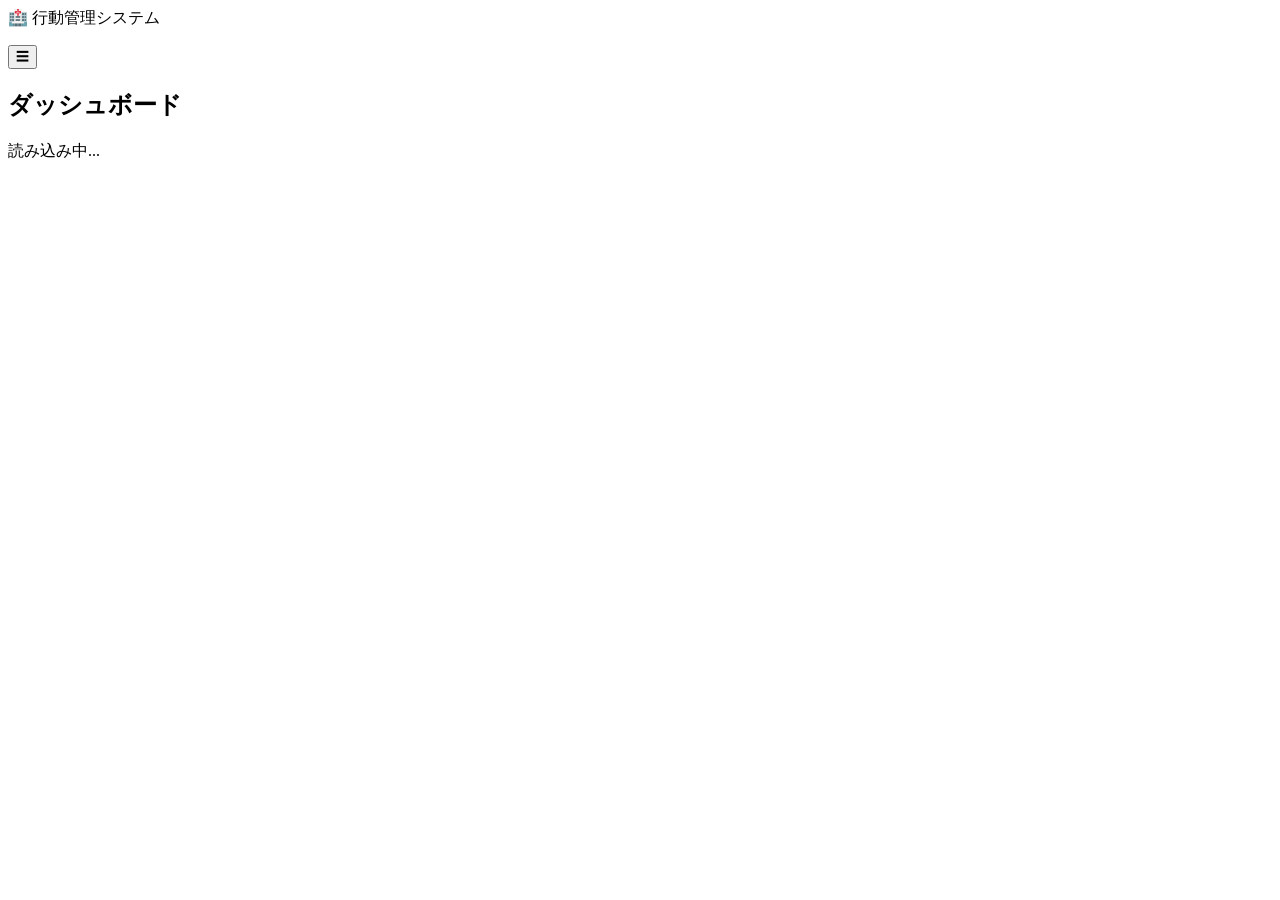
<file: gas/index.html>
<!DOCTYPE html>
<html lang="ja">
<head>
<meta charset="UTF-8">
<meta name="viewport" content="width=device-width, initial-scale=1">
<title>スタッフ行動管理システム</title>
<?!= include('styles') ?>
</head>
<body>
<div id="app">
  <!-- サイドバー -->
  <nav class="sidebar" id="sidebar">
    <div class="sidebar-header">
      <span class="logo">🏥</span>
      <span class="app-name">行動管理システム</span>
    </div>
    <ul class="nav-list" id="navList"></ul>
    <div class="sidebar-user" id="sidebarUser"></div>
  </nav>

  <!-- メインコンテンツ -->
  <main class="main-content">
    <div class="topbar">
      <button class="menu-btn" onclick="toggleSidebar()">☰</button>
      <h2 class="page-title" id="pageTitle">ダッシュボード</h2>
    </div>
    <div class="content-area" id="contentArea">
      <div class="loading">読み込み中...</div>
    </div>
  </main>
</div>

<script>
const CURRENT_USER = <?= user ?>;
const INITIAL_PAGE = '<?= page ?>';

// ナビゲーション定義
const NAV_ITEMS = [
  { id: 'dashboard', label: '📊 ダッシュボード', roles: ['admin','hr','area_manager','area_staff','staff'] },
  { id: 'incidents', label: '🚨 インシデント管理', roles: ['admin','hr','area_manager','area_staff'] },
  { id: 'workflow', label: '📄 書面ワークフロー', roles: ['admin','hr','area_manager'] },
  { id: 'interviews', label: '🎤 面談・議事録', roles: ['admin','hr','area_manager','area_staff'] },
  { id: 'staffing', label: '👥 人員充足管理', roles: ['admin','hr','area_manager','area_staff'] },
  { id: 'transfers', label: '🔄 エリア変更', roles: ['admin','hr','area_manager','area_staff'] },
  { id: 'my_tasks', label: '✅ 改善課題', roles: ['admin','hr','area_manager','area_staff','staff'] },
];

function init() {
  renderNav();
  renderUserInfo();
  navigate(INITIAL_PAGE || 'dashboard');
}

function renderNav() {
  const list = document.getElementById('navList');
  list.innerHTML = NAV_ITEMS
    .filter(item => item.roles.includes(CURRENT_USER.role))
    .map(item => `
      <li>
        <a class="nav-link" onclick="navigate('${item.id}')" data-page="${item.id}">
          ${item.label}
        </a>
      </li>
    `).join('');
}

function renderUserInfo() {
  const el = document.getElementById('sidebarUser');
  const roleNames = {
    admin: '経営層', area_manager: 'エリア長',
    area_staff: 'エリア担当', hr: 'HR担当', staff: 'スタッフ'
  };
  el.innerHTML = `
    <div class="user-info">
      <div class="user-name">${CURRENT_USER.name || CURRENT_USER.email}</div>
      <div class="user-role">${roleNames[CURRENT_USER.role] || CURRENT_USER.role}</div>
    </div>
  `;
}

function navigate(page) {
  document.querySelectorAll('.nav-link').forEach(el => {
    el.classList.toggle('active', el.dataset.page === page);
  });
  const titles = {
    dashboard: 'ダッシュボード',
    incidents: 'インシデント管理',
    workflow: '書面ワークフロー',
    interviews: '面談・議事録',
    staffing: '人員充足管理',
    transfers: 'エリア変更申請',
    my_tasks: '改善課題',
  };
  document.getElementById('pageTitle').textContent = titles[page] || page;
  renderPage(page);
}

function renderPage(page) {
  const el = document.getElementById('contentArea');
  el.innerHTML = '<div class="loading">読み込み中...</div>';

  const renderers = {
    dashboard: renderDashboard,
    incidents: renderIncidents,
    workflow: renderWorkflow,
    interviews: renderInterviews,
    staffing: renderStaffing,
    transfers: renderTransfers,
    my_tasks: renderMyTasks,
  };

  if (renderers[page]) renderers[page](el);
}

function toggleSidebar() {
  document.getElementById('sidebar').classList.toggle('open');
}

// API呼び出しユーティリティ
function api(action, params) {
  return new Promise((resolve, reject) => {
    google.script.run
      .withSuccessHandler(r => {
        if (r && r.success === false) reject(new Error(r.error));
        else resolve(r && r.data !== undefined ? r.data : r);
      })
      .withFailureHandler(e => reject(e))
      ._dispatch(action, params || {});
  });
}

// GAS側への直接呼び出し用ブリッジ
</script>

<?!= include('dashboard_view') ?>
<?!= include('incident_view') ?>
<?!= include('workflow_view') ?>
<?!= include('interview_view') ?>
<?!= include('staffing_view') ?>
<?!= include('common_scripts') ?>

<script>
window.onload = init;
</script>
</body>
</html>
</file>
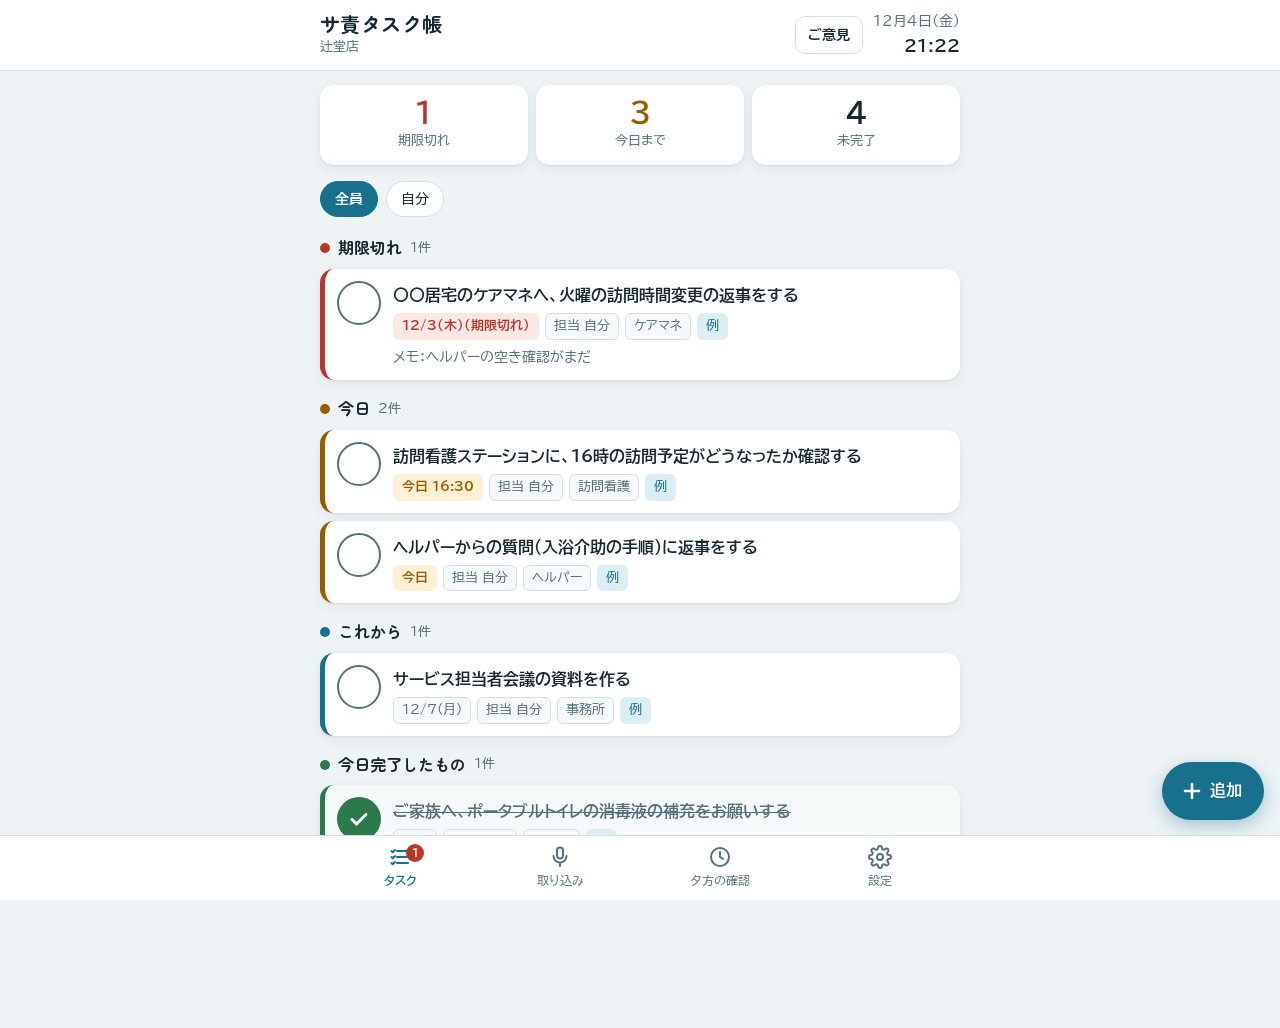
<file: task-app/index.html>
<!DOCTYPE html>
<html lang="ja">
<head>
<meta charset="utf-8">
<meta name="viewport" content="width=device-width,initial-scale=1,viewport-fit=cover">
<title>サ責タスク帳</title>
<meta name="claude:viewport-fit-sides" content="cover">
<link rel="preconnect" href="https://fonts.googleapis.com">
<link rel="preconnect" href="https://fonts.gstatic.com" crossorigin>
<link rel="stylesheet" href="https://fonts.googleapis.com/css2?family=BIZ+UDPGothic:wght@400;700&family=Zen+Maru+Gothic:wght@500;700&display=swap">
<style>
/* Layout: one column for the phone — sticky header, task list, fixed bottom tab bar, round add button */
:root{
  --bg:#eef3f5; --surface:#ffffff; --surface-2:#f6f9fa; --fg:#18282f; --muted:#56707b; --line:#d3dfe4;
  --accent:#17708c; --accent-ink:#ffffff; --accent-soft:#dcedf3;
  --danger:#b8352a; --danger-soft:#fbe8e5; --warn:#9a5b00; --warn-soft:#fdf0d5; --ok:#2a7a4b; --ok-soft:#e1f2e7;
  --shadow:0 1px 2px rgba(20,50,60,.08),0 4px 14px rgba(20,50,60,.06);
  --font-body:"BIZ UDPGothic","Hiragino Sans","Hiragino Kaku Gothic ProN","Yu Gothic UI","Meiryo",system-ui,sans-serif;
  --font-head:"Zen Maru Gothic","BIZ UDPGothic","Hiragino Maru Gothic ProN","Hiragino Sans",system-ui,sans-serif;
  --nav-h:64px;
}
@media (prefers-color-scheme: dark){:root:not([data-theme="light"]){
  --bg:#0f181c; --surface:#172329; --surface-2:#1c2a31; --fg:#e4eef1; --muted:#93aab3; --line:#2b3d45;
  --accent:#5cb8d6; --accent-ink:#06222b; --accent-soft:#18394a;
  --danger:#f08a7e; --danger-soft:#3a1f1c; --warn:#f0bd62; --warn-soft:#352914; --ok:#79cf9a; --ok-soft:#173226;
  --shadow:0 1px 2px rgba(0,0,0,.3); color-scheme:dark;
}}
:root[data-theme="dark"]{
  --bg:#0f181c; --surface:#172329; --surface-2:#1c2a31; --fg:#e4eef1; --muted:#93aab3; --line:#2b3d45;
  --accent:#5cb8d6; --accent-ink:#06222b; --accent-soft:#18394a;
  --danger:#f08a7e; --danger-soft:#3a1f1c; --warn:#f0bd62; --warn-soft:#352914; --ok:#79cf9a; --ok-soft:#173226;
  --shadow:0 1px 2px rgba(0,0,0,.3); color-scheme:dark;
}
*{box-sizing:border-box}
[hidden]{display:none!important}
html,body{margin:0}
body{background:var(--bg);color:var(--fg);font-family:var(--font-body);font-size:16px;line-height:1.6;-webkit-text-size-adjust:100%}
body::before{content:"";position:fixed;inset:0 0 auto;height:env(safe-area-inset-top,0px);z-index:30;background:var(--surface)}
button,input,select,textarea{font:inherit;color:inherit}
button{cursor:pointer}
:focus-visible{outline:3px solid var(--accent);outline-offset:2px}
.gutter{padding-left:max(16px,env(safe-area-inset-left,0px));padding-right:max(16px,env(safe-area-inset-right,0px))}
.wrap{max-width:640px;margin:0 auto}

/* header */
header.top{position:sticky;top:env(safe-area-inset-top,0px);z-index:20;background:var(--surface);border-bottom:1px solid var(--line)}
header.top .wrap{display:flex;align-items:center;justify-content:space-between;gap:12px;padding-block:10px}
.brand{display:flex;flex-direction:column;min-width:0}
.brand b{font-family:var(--font-head);font-size:20px;font-weight:700;letter-spacing:.02em;line-height:1.3}
.brand small{color:var(--muted);font-size:13px}
.top-right{display:flex;align-items:center;gap:10px}
.today-chip{font-size:14px;color:var(--muted);text-align:right;white-space:nowrap;font-variant-numeric:tabular-nums}
.today-chip strong{display:block;color:var(--fg);font-size:17px}

main{padding-block:14px calc(var(--nav-h) + 96px + env(safe-area-inset-bottom,0px))}
.view{display:flex;flex-direction:column;gap:16px}
h2{font-family:var(--font-head);font-size:19px;margin:0;text-wrap:balance}
h3{font-family:var(--font-head);font-size:16px;margin:0;display:flex;align-items:center;gap:8px}
.hint{color:var(--muted);font-size:14px;margin:0}

/* summary */
.stats{display:grid;grid-template-columns:repeat(3,1fr);gap:8px}
.stat{background:var(--surface);border:2px solid transparent;border-radius:14px;padding:10px 8px;text-align:center;box-shadow:var(--shadow)}
.stat .n{display:block;font-size:28px;font-weight:700;line-height:1.1;font-variant-numeric:tabular-nums}
.stat .l{font-size:13px;color:var(--muted)}
.stat.over .n{color:var(--danger)}
.stat.today .n{color:var(--warn)}
.stat[aria-pressed="true"]{border-color:var(--accent)}

.chips{display:flex;gap:8px;overflow-x:auto;padding-bottom:2px;scrollbar-width:none}
.chips::-webkit-scrollbar{display:none}
.chip{flex:none;border:1px solid var(--line);background:var(--surface);border-radius:999px;padding:6px 14px;font-size:14px;min-height:36px}
.chip[aria-pressed="true"]{background:var(--accent);border-color:var(--accent);color:var(--accent-ink);font-weight:700}

/* task list */
.group{display:flex;flex-direction:column;gap:8px}
.group h3 .count{font-family:var(--font-body);font-size:13px;color:var(--muted);font-weight:400}
.dot{width:10px;height:10px;border-radius:50%;background:var(--muted);flex:none}
.g-over .dot{background:var(--danger)} .g-today .dot{background:var(--warn)} .g-next .dot{background:var(--accent)} .g-done .dot{background:var(--ok)}
ul.tasks{list-style:none;margin:0;padding:0;display:flex;flex-direction:column;gap:8px}
.task{display:flex;align-items:flex-start;gap:12px;background:var(--surface);border-radius:14px;padding:12px;box-shadow:var(--shadow);border-left:5px solid var(--line)}
.task.over{border-left-color:var(--danger)} .task.today{border-left-color:var(--warn)} .task.next{border-left-color:var(--accent)}
.task.done{border-left-color:var(--ok);background:var(--surface-2)}
.task.done .t-title{color:var(--muted);text-decoration:line-through}
.check{flex:none;width:44px;height:44px;border-radius:50%;border:2.5px solid var(--muted);background:var(--surface);display:grid;place-items:center;padding:0}
.check svg{width:24px;height:24px;stroke:transparent}
.check:hover svg{stroke:var(--line)}
.task.done .check{background:var(--ok);border-color:var(--ok)}
.task.done .check svg{stroke:var(--surface)}
.t-body{flex:1;min-width:0;background:none;border:0;padding:2px 0 0;text-align:left}
.t-title{font-weight:700;font-size:16px;line-height:1.5;overflow-wrap:anywhere}
.meta{display:flex;flex-wrap:wrap;gap:6px;margin-top:6px}
.pill{font-size:13px;border-radius:6px;padding:2px 8px;background:var(--surface-2);color:var(--muted);border:1px solid var(--line);font-variant-numeric:tabular-nums}
.pill.due-over{background:var(--danger-soft);color:var(--danger);border-color:transparent;font-weight:700}
.pill.due-today{background:var(--warn-soft);color:var(--warn);border-color:transparent;font-weight:700}
.pill.ex{background:var(--accent-soft);color:var(--accent);border-color:transparent}
.t-note{font-size:14px;color:var(--muted);margin-top:6px;overflow-wrap:anywhere}

.empty{background:var(--surface);border:1px dashed var(--line);border-radius:14px;padding:22px 16px;text-align:center;color:var(--muted)}

/* cards & forms */
.card{background:var(--surface);border-radius:16px;padding:16px;box-shadow:var(--shadow);display:flex;flex-direction:column;gap:12px}
label.f{display:flex;flex-direction:column;gap:4px;font-size:14px;color:var(--muted);font-weight:700}
input[type=text],input[type=date],input[type=time],select,textarea{width:100%;border:1.5px solid var(--line);background:var(--surface);border-radius:10px;padding:10px 12px;font-size:16px;color:var(--fg);min-height:46px}
textarea{resize:vertical;line-height:1.6}
.row{display:grid;grid-template-columns:1fr 1fr;gap:10px}
.row > *{min-width:0}
.btn{display:inline-flex;align-items:center;justify-content:center;gap:6px;min-height:48px;padding:10px 18px;border-radius:12px;border:1.5px solid var(--line);background:var(--surface);font-weight:700;font-size:16px}
.btn.primary{background:var(--accent);border-color:var(--accent);color:var(--accent-ink)}
.btn.danger{color:var(--danger);border-color:var(--danger-soft)}
.btn.danger.arm{background:var(--danger);color:var(--surface);border-color:var(--danger)}
.btn.small{min-height:38px;padding:6px 12px;font-size:14px;border-radius:10px}
.btn:disabled{opacity:.5;cursor:default}
.btns{display:flex;flex-wrap:wrap;gap:8px}
.btns .grow{flex:1}
.seg{display:flex;background:var(--surface-2);border:1px solid var(--line);border-radius:12px;padding:3px;gap:3px}
.seg button{flex:1;border:0;background:none;border-radius:9px;padding:8px 4px;font-size:14px;min-height:40px}
.seg button[aria-pressed="true"]{background:var(--surface);box-shadow:var(--shadow);font-weight:700;color:var(--accent)}
.engine{font-size:13px;border-radius:8px;padding:6px 10px;background:var(--accent-soft);color:var(--accent)}

/* candidates */
.cand{border:1.5px solid var(--line);border-radius:14px;padding:12px;display:flex;flex-direction:column;gap:8px}
.cand.on{border-color:var(--accent)}
.cand-head{display:flex;gap:10px;align-items:flex-start}
.cand-head input[type=checkbox]{width:24px;height:24px;margin-top:10px;accent-color:var(--accent);flex:none}
.cand-head textarea{min-height:46px}
.quote{font-size:13px;color:var(--muted);border-left:3px solid var(--line);padding-left:8px;overflow-wrap:anywhere}

/* review */
.share{width:100%;min-height:220px;font-size:14px;background:var(--surface-2)}
.ask{display:flex;gap:10px;align-items:flex-start;border-top:1px solid var(--line);padding-top:10px}
.ask:first-of-type{border-top:0;padding-top:0}
.ask p{margin:0;flex:1;min-width:0;overflow-wrap:anywhere}

.members{list-style:none;margin:0;padding:0;display:flex;flex-wrap:wrap;gap:8px}
.members li{display:flex;align-items:center;gap:4px;background:var(--surface-2);border:1px solid var(--line);border-radius:999px;padding:4px 4px 4px 14px}
.members button{border:0;background:none;width:30px;height:30px;border-radius:50%;color:var(--muted);font-size:18px;line-height:1}

/* nav + fab */
nav.tabs{position:fixed;left:0;right:0;bottom:0;z-index:25;background:var(--surface);border-top:1px solid var(--line);padding-bottom:env(safe-area-inset-bottom,0px);padding-left:env(safe-area-inset-left,0px);padding-right:env(safe-area-inset-right,0px)}
nav.tabs .wrap{display:grid;grid-template-columns:repeat(4,1fr);height:var(--nav-h)}
nav.tabs button{border:0;background:none;display:flex;flex-direction:column;align-items:center;justify-content:center;gap:2px;font-size:12px;color:var(--muted);position:relative}
nav.tabs svg{width:24px;height:24px;stroke:currentColor;fill:none;stroke-width:2;stroke-linecap:round;stroke-linejoin:round}
nav.tabs button[aria-current="page"]{color:var(--accent);font-weight:700}
nav.tabs .badge{position:absolute;top:8px;left:calc(50% + 6px);background:var(--danger);color:var(--surface);border-radius:999px;font-size:11px;min-width:18px;height:18px;line-height:18px;padding:0 5px;font-weight:700}
.fab{position:fixed;z-index:24;right:max(16px,calc(env(safe-area-inset-right,0px) + 16px));bottom:calc(var(--nav-h) + 16px + env(safe-area-inset-bottom,0px));height:58px;padding:0 22px 0 18px;border-radius:999px;border:0;background:var(--accent);color:var(--accent-ink);font-weight:700;font-size:16px;display:flex;align-items:center;gap:6px;box-shadow:0 6px 18px rgba(23,112,140,.35)}
.fab svg{width:24px;height:24px;stroke:currentColor;stroke-width:2.5;fill:none;stroke-linecap:round}

/* sheet */
.scrim{position:fixed;inset:0;z-index:40;background:rgba(10,25,30,.45);display:flex;align-items:flex-end;justify-content:center}
.sheet{background:var(--bg);width:100%;max-width:640px;max-height:92vh;overflow:auto;border-radius:20px 20px 0 0;padding-top:10px;padding-bottom:calc(16px + env(safe-area-inset-bottom,0px))}
.sheet .grab{width:44px;height:5px;border-radius:3px;background:var(--line);margin:0 auto 10px}
.sheet .view{gap:12px}

.toast{position:fixed;z-index:50;left:50%;transform:translateX(-50%);bottom:calc(var(--nav-h) + 86px + env(safe-area-inset-bottom,0px));background:var(--fg);color:var(--bg);border-radius:12px;padding:10px 12px 10px 16px;display:flex;align-items:center;gap:12px;font-size:15px;max-width:calc(100% - 32px);box-shadow:var(--shadow)}
.toast button{background:none;border:0;color:var(--accent-soft);font-weight:700;text-decoration:underline;min-height:36px}
@media (prefers-reduced-motion:no-preference){
  .sheet{animation:up .2s ease-out}
  @keyframes up{from{transform:translateY(30px);opacity:.6}to{transform:none;opacity:1}}
}
</style>
</head>
<body>

<header class="top gutter"><div class="wrap">
  <div class="brand"><b>サ責タスク帳</b><small id="officeName">辻堂店</small></div>
  <div class="top-right">
    <button class="btn small" id="btnFeedbackTop">ご意見</button>
    <div class="today-chip"><span id="todayLabel"></span><strong id="nowLabel"></strong></div>
  </div>
</div></header>

<main class="gutter"><div class="wrap">
  <!-- タスク一覧 -->
  <section class="view" id="v-list" aria-label="タスク">
    <div class="stats">
      <button class="stat over" id="stOver" data-f="over" aria-pressed="false"><span class="n">0</span><span class="l">期限切れ</span></button>
      <button class="stat today" id="stToday" data-f="today" aria-pressed="false"><span class="n">0</span><span class="l">今日まで</span></button>
      <button class="stat" id="stOpen" data-f="open" aria-pressed="false"><span class="n">0</span><span class="l">未完了</span></button>
    </div>
    <div class="chips" id="whoChips" role="group" aria-label="担当で絞り込む"></div>
    <div id="listOut" class="view"></div>
  </section>

  <!-- 取り込み -->
  <section class="view" id="v-import" hidden aria-label="文字起こしから取り込み">
    <div>
      <h2>文字起こしからタスクを抜き出す</h2>
      <p class="hint">ピンマイクの文字起こしや、ダイヤルパッドのAI要約を貼り付けてください。「いつ・誰が・どこで・何をするか」を拾い出します。</p>
    </div>
    <div class="card">
      <div class="seg" id="srcSeg" role="group" aria-label="取り込み元">
        <button data-src="ピンマイク" aria-pressed="true">ピンマイク</button>
        <button data-src="ダイヤルパッド" aria-pressed="false">ダイヤルパッド</button>
        <button data-src="メモ" aria-pressed="false">手書き・メモ</button>
      </div>
      <label class="f">話した日<input type="date" id="impDate"></label>
      <label class="f">文字起こし・要約
        <textarea id="impText" rows="8" placeholder="ここに貼り付け（長くても大丈夫です）"></textarea>
      </label>
      <div class="engine" id="engineNote">キーワードで抜き出します</div>
      <div class="btns">
        <button class="btn primary grow" id="btnExtract">タスクを抜き出す</button>
        <button class="btn" id="btnSample">例文を入れる</button>
      </div>
    </div>
    <div id="candOut" class="view"></div>
  </section>

  <!-- 夕方の確認 -->
  <section class="view" id="v-review" hidden aria-label="夕方の確認">
    <div>
      <h2>夕方の確認</h2>
      <p class="hint">決まった時間にチームで見直します。下の文をガルーンやダイヤルパッドのチャットに貼って共有してください。</p>
    </div>
    <div class="card">
      <h3>共有用のまとめ</h3>
      <textarea class="share" id="shareText" readonly></textarea>
      <div class="btns"><button class="btn primary grow" id="btnCopyShare">まとめをコピー</button></div>
    </div>
    <div class="card">
      <h3>声かけ「その後どうなりましたか？」</h3>
      <p class="hint">期限切れや、前日から残っているタスクです。思い出してもらうきっかけに使えます。</p>
      <div id="askOut"></div>
    </div>
  </section>

  <!-- 設定 -->
  <section class="view" id="v-settings" hidden aria-label="設定">
    <h2>設定</h2>
    <div class="card" id="feedbackCard">
      <h3>試してみたご意見</h3>
      <p class="hint">試行中です。使いにくい点、わかりにくい言葉、ほしい機能などを教えてください。</p>
      <label class="f">お名前（任意）<input type="text" id="fbName" placeholder="例：鈴木"></label>
      <label class="f">ご意見<textarea id="fbText" rows="4" placeholder="例：担当の選び直しが面倒。電話の相手の名前も残したい"></textarea></label>
      <div class="btns">
        <button class="btn primary grow" id="btnFbComment" hidden>このページにコメントで送る</button>
        <button class="btn grow" id="btnFbCopy">意見をコピー（ガルーン等に貼る）</button>
      </div>
    </div>
    <div class="card">
      <label class="f">事業所名<input type="text" id="setOffice" placeholder="例：辻堂店"></label>
    </div>
    <div class="card">
      <h3>チームのメンバー</h3>
      <p class="hint">「誰が」の選択肢になります。文字起こしに名前が出てくると、担当として自動で入ります。</p>
      <ul class="members" id="memberList"></ul>
      <div class="btns">
        <input type="text" id="newMember" placeholder="名前を入力" style="flex:1;min-width:0">
        <button class="btn" id="btnAddMember">追加</button>
      </div>
    </div>
    <div class="card">
      <h3>整理</h3>
      <div class="btns">
        <button class="btn small" id="btnClearEx">例のタスクを消す</button>
        <button class="btn small" id="btnClearDone">7日より前の完了を消す</button>
      </div>
    </div>
    <div class="card">
      <h3>バックアップ・機種変更</h3>
      <p class="hint">データはこの端末のブラウザに保存されています。別の端末に移すときは、書き出した文をコピーして、移した先で貼り付けて読み込んでください。</p>
      <textarea id="backupText" rows="4" placeholder="ここに書き出し／貼り付け"></textarea>
      <div class="btns">
        <button class="btn small" id="btnExport">書き出してコピー</button>
        <button class="btn small" id="btnImport">貼り付けた内容を読み込む</button>
      </div>
    </div>
  </section>
</div></main>

<button class="fab" id="fab" aria-label="タスクを追加"><svg viewBox="0 0 24 24"><path d="M12 5v14M5 12h14"/></svg>追加</button>

<nav class="tabs" aria-label="画面切り替え"><div class="wrap">
  <button data-view="list" aria-current="page"><svg viewBox="0 0 24 24"><path d="M9 6h11M9 12h11M9 18h11"/><path d="M3.5 6l1.2 1.2L7 5M3.5 12l1.2 1.2L7 11M3.5 18l1.2 1.2L7 17"/></svg>タスク<span class="badge" id="navBadge" hidden></span></button>
  <button data-view="import"><svg viewBox="0 0 24 24"><rect x="9" y="2.5" width="6" height="11" rx="3"/><path d="M5.5 11a6.5 6.5 0 0 0 13 0M12 17.5V21"/></svg>取り込み</button>
  <button data-view="review"><svg viewBox="0 0 24 24"><circle cx="12" cy="12" r="9"/><path d="M12 7v5l3 2"/></svg>夕方の確認</button>
  <button data-view="settings"><svg viewBox="0 0 24 24"><circle cx="12" cy="12" r="3"/><path d="M19.4 15a1.7 1.7 0 0 0 .3 1.8l.1.1a2 2 0 1 1-2.8 2.8l-.1-.1a1.7 1.7 0 0 0-1.8-.3 1.7 1.7 0 0 0-1 1.5V21a2 2 0 1 1-4 0v-.1a1.7 1.7 0 0 0-1.1-1.5 1.7 1.7 0 0 0-1.8.3l-.1.1a2 2 0 1 1-2.8-2.8l.1-.1a1.7 1.7 0 0 0 .3-1.8 1.7 1.7 0 0 0-1.5-1H3a2 2 0 1 1 0-4h.1a1.7 1.7 0 0 0 1.5-1.1 1.7 1.7 0 0 0-.3-1.8l-.1-.1a2 2 0 1 1 2.8-2.8l.1.1a1.7 1.7 0 0 0 1.8.3H9a1.7 1.7 0 0 0 1-1.5V3a2 2 0 1 1 4 0v.1a1.7 1.7 0 0 0 1 1.5 1.7 1.7 0 0 0 1.8-.3l.1-.1a2 2 0 1 1 2.8 2.8l-.1.1a1.7 1.7 0 0 0-.3 1.8V9a1.7 1.7 0 0 0 1.5 1H21a2 2 0 1 1 0 4h-.1a1.7 1.7 0 0 0-1.5 1z"/></svg>設定</button>
</div></nav>

<div class="scrim" id="scrim" hidden>
  <div class="sheet gutter" role="dialog" aria-modal="true" aria-labelledby="sheetTitle"><div class="wrap view">
    <div class="grab"></div>
    <h2 id="sheetTitle">タスクを追加</h2>
    <form id="taskForm" class="card" novalidate>
      <label class="f">何をする<textarea id="fTitle" rows="2" placeholder="例：〇〇居宅のケアマネへ訪問時間変更の返事をする" required></textarea></label>
      <div class="row">
        <label class="f">誰が<select id="fWho"></select></label>
        <label class="f">どこで・相手<input type="text" id="fWhere" list="whereList" placeholder="例：ケアマネ"></label>
      </div>
      <div class="row">
        <label class="f">いつまで<input type="date" id="fDue"></label>
        <label class="f">時刻<input type="time" id="fTime"></label>
      </div>
      <label class="f">メモ・その後の経過<textarea id="fNote" rows="2" placeholder="例：11/11 10時に電話済み。返事待ち"></textarea></label>
      <div class="btns">
        <button type="submit" class="btn primary grow">保存</button>
        <button type="button" class="btn" id="btnCancel">閉じる</button>
      </div>
      <button type="button" class="btn danger small" id="btnDelete" hidden>このタスクを削除</button>
    </form>
  </div></div>
</div>
<datalist id="whereList">
  <option value="ケアマネ"><option value="ヘルパー"><option value="利用者宅"><option value="ご家族"><option value="訪問看護"><option value="主治医・病院"><option value="地域包括"><option value="事務所">
</datalist>

<div class="toast" id="toast" hidden role="status"><span id="toastMsg"></span><button id="toastUndo" hidden>元に戻す</button></div>

<script>
(function(){
"use strict";
const KEY = "satask.v1";
const $ = (s) => document.querySelector(s);
const WD = ["日","月","火","水","木","金","土"];

/* ---------- date helpers ---------- */
const pad = (n) => String(n).padStart(2, "0");
const ymd = (d) => d.getFullYear() + "-" + pad(d.getMonth() + 1) + "-" + pad(d.getDate());
const todayStr = () => ymd(new Date());
const parseYmd = (s) => { const [y, m, d] = s.split("-").map(Number); return new Date(y, m - 1, d); };
const addDays = (s, n) => { const d = parseYmd(s); d.setDate(d.getDate() + n); return ymd(d); };
const md = (s) => { const d = parseYmd(s); return (d.getMonth() + 1) + "/" + d.getDate() + "(" + WD[d.getDay()] + ")"; };
const uid = () => Date.now().toString(36) + Math.random().toString(36).slice(2, 7);

/* ---------- state ---------- */
function seed(){
  const t = todayStr();
  return {
    office: "辻堂店",
    members: ["自分"],
    tasks: [
      { id: uid(), title: "〇〇居宅のケアマネへ、火曜の訪問時間変更の返事をする", who: "自分", where: "ケアマネ", due: addDays(t, -1), time: "", note: "ヘルパーの空き確認がまだ", done: false, example: true, source: "ダイヤルパッド", createdAt: addDays(t, -2) },
      { id: uid(), title: "訪問看護ステーションに、16時の訪問予定がどうなったか確認する", who: "自分", where: "訪問看護", due: t, time: "16:30", note: "", done: false, example: true, source: "ピンマイク", createdAt: t },
      { id: uid(), title: "ヘルパーからの質問（入浴介助の手順）に返事をする", who: "自分", where: "ヘルパー", due: t, time: "", note: "", done: false, example: true, source: "メモ", createdAt: t },
      { id: uid(), title: "サービス担当者会議の資料を作る", who: "自分", where: "事務所", due: addDays(t, 3), time: "", note: "", done: false, example: true, source: "ピンマイク", createdAt: t },
      { id: uid(), title: "ご家族へ、ポータブルトイレの消毒液の補充をお願いする", who: "自分", where: "ご家族", due: t, time: "", note: "", done: true, doneAt: t, example: true, source: "ピンマイク", createdAt: t }
    ]
  };
}
function load(){
  try {
    const s = JSON.parse(localStorage.getItem(KEY));
    if (s && Array.isArray(s.tasks) && Array.isArray(s.members)) return s;
  } catch (e) {}
  return seed();
}
let state = load();
function save(){ try { localStorage.setItem(KEY, JSON.stringify(state)); } catch (e) {} }

let filter = { kind: "", who: "" };
let src = "ピンマイク";
let candidates = [];

/* ---------- status ---------- */
function status(t){
  if (t.done) return "done";
  if (!t.due) return "nodate";
  const td = todayStr();
  if (t.due < td) return "over";
  if (t.due === td) return "today";
  return "next";
}
function dueLabel(t){
  if (!t.due) return "期限なし";
  const td = todayStr();
  let s = t.due === td ? "今日" : t.due === addDays(td, 1) ? "明日" : md(t.due);
  if (t.time) s += " " + t.time;
  if (t.due < td && !t.done) s += "（期限切れ）";
  return s;
}
const san = (n) => !n ? "" : (/(さん|様|さま)$/.test(n) || n === "自分") ? n : n + "さん";

/* ---------- rendering ---------- */
function el(tag, attrs, ...kids){
  const e = document.createElement(tag);
  for (const k in (attrs || {})) {
    if (k === "class") e.className = attrs[k];
    else if (k.startsWith("on")) e.addEventListener(k.slice(2), attrs[k]);
    else if (attrs[k] !== false && attrs[k] != null) e.setAttribute(k, attrs[k]);
  }
  for (const c of kids) if (c != null) e.append(c);
  return e;
}
const CHECK_SVG = '<svg viewBox="0 0 24 24" fill="none" stroke-width="3" stroke-linecap="round" stroke-linejoin="round"><path d="M5 12.5l4.5 4.5L19 7.5"/></svg>';

function taskItem(t){
  const st = status(t);
  const check = el("button", { class: "check", "aria-label": t.done ? "未完了に戻す" : "完了にする", onclick: () => toggle(t.id) });
  check.innerHTML = CHECK_SVG;
  const meta = el("div", { class: "meta" },
    el("span", { class: "pill" + (st === "over" ? " due-over" : st === "today" ? " due-today" : "") }, dueLabel(t)),
    t.who ? el("span", { class: "pill" }, "担当 " + t.who) : el("span", { class: "pill" }, "担当 未定"),
    t.where ? el("span", { class: "pill" }, t.where) : null,
    t.example ? el("span", { class: "pill ex" }, "例") : null
  );
  const body = el("button", { class: "t-body", onclick: () => openSheet(t.id), "aria-label": "編集：" + t.title },
    el("div", { class: "t-title" }, t.title), meta,
    t.note ? el("div", { class: "t-note" }, "メモ：" + t.note) : null
  );
  return el("li", { class: "task " + st }, check, body);
}

function renderList(){
  const td = todayStr();
  const mine = state.tasks.filter(t => !filter.who || t.who === filter.who);
  const open = mine.filter(t => !t.done);
  const over = open.filter(t => status(t) === "over");
  const today = open.filter(t => status(t) === "today");
  $("#stOver .n").textContent = over.length;
  $("#stToday .n").textContent = over.length + today.length;
  $("#stOpen .n").textContent = open.length;
  for (const b of document.querySelectorAll(".stat")) b.setAttribute("aria-pressed", String(filter.kind === b.dataset.f));

  const allOver = state.tasks.filter(t => status(t) === "over").length;
  $("#navBadge").hidden = !allOver; $("#navBadge").textContent = allOver;

  // who chips
  const chips = $("#whoChips"); chips.textContent = "";
  const whoList = ["", ...state.members];
  if (state.tasks.some(t => !t.who)) whoList.push("__none");
  for (const w of whoList) {
    chips.append(el("button", { class: "chip", "aria-pressed": String(filter.who === w), onclick: () => { filter.who = filter.who === w ? "" : w; renderList(); } },
      w === "" ? "全員" : w === "__none" ? "担当未定" : w));
  }
  const pool = filter.who === "__none" ? state.tasks.filter(t => !t.who) : mine;

  const byDue = (a, b) => (a.due || "9999").localeCompare(b.due || "9999") || (a.time || "99").localeCompare(b.time || "99");
  let groups = [
    ["over", "期限切れ", pool.filter(t => status(t) === "over").sort(byDue)],
    ["today", "今日", pool.filter(t => status(t) === "today").sort(byDue)],
    ["next", "これから", pool.filter(t => status(t) === "next").sort(byDue)],
    ["nodate", "期限なし", pool.filter(t => status(t) === "nodate")],
    ["done", "今日完了したもの", pool.filter(t => t.done && t.doneAt === td)]
  ];
  if (filter.kind === "over") groups = groups.filter(g => g[0] === "over");
  if (filter.kind === "today") groups = groups.filter(g => g[0] === "over" || g[0] === "today");
  if (filter.kind === "open") groups = groups.filter(g => g[0] !== "done");

  const out = $("#listOut"); out.textContent = "";
  let shown = 0;
  for (const [key, label, items] of groups) {
    if (!items.length) continue;
    shown += items.length;
    const ul = el("ul", { class: "tasks" }); items.forEach(t => ul.append(taskItem(t)));
    out.append(el("section", { class: "group g-" + key }, el("h3", null, el("span", { class: "dot" }), label, el("span", { class: "count" }, items.length + "件")), ul));
  }
  if (!shown) {
    out.append(el("div", { class: "empty" }, filter.kind || filter.who ? "この条件のタスクはありません。" : "タスクはありません。下の「追加」か「取り込み」から入れてください。"));
  }
  const older = pool.filter(t => t.done && t.doneAt !== td).length;
  if (older && !filter.kind) out.append(el("p", { class: "hint" }, "それより前に完了したタスク：" + older + "件（設定から整理できます）"));
}

function renderReview(){
  $("#shareText").value = buildShare();
  const out = $("#askOut"); out.textContent = "";
  const td = todayStr();
  const asks = state.tasks.filter(t => !t.done && (status(t) === "over" || (t.createdAt && t.createdAt < td)));
  if (!asks.length) { out.append(el("div", { class: "empty" }, "声かけが必要なタスクはありません。")); return; }
  for (const t of asks) {
    const when = t.createdAt ? md(t.createdAt) + "の" : "";
    const who = t.who && t.who !== "自分" ? san(t.who) + "、" : "";
    const msg = who + when + "「" + t.title + "」の件、その後どうなりましたか？";
    out.append(el("div", { class: "ask" }, el("p", null, msg), el("button", { class: "btn small", onclick: (e) => copy(msg, e.currentTarget) }, "コピー")));
  }
}

function buildShare(){
  const td = todayStr(); const now = new Date();
  const lines = ["【" + (state.office || "事業所") + " タスク確認 " + md(td) + " " + pad(now.getHours()) + ":" + pad(now.getMinutes()) + "】"];
  const fmt = (t) => "・" + t.title + "（" + [dueLabel(t), t.who ? "担当:" + t.who : "担当:未定", t.where].filter(Boolean).join("／") + "）" + (t.note ? "\n　└ " + t.note : "");
  const open = state.tasks.filter(t => !t.done);
  const over = open.filter(t => status(t) === "over");
  const today = open.filter(t => status(t) === "today");
  const rest = open.filter(t => ["next", "nodate"].includes(status(t)));
  const done = state.tasks.filter(t => t.done && t.doneAt === td);
  const block = (title, arr) => { if (arr.length) { lines.push("", "■" + title + "（" + arr.length + "件）"); arr.forEach(t => lines.push(fmt(t))); } };
  block("期限切れ・要確認", over);
  block("今日中", today);
  block("これから", rest);
  block("今日完了", done);
  if (lines.length === 1) lines.push("", "登録されているタスクはありません。");
  return lines.join("\n");
}

function render(){
  const now = new Date();
  $("#todayLabel").textContent = (now.getMonth() + 1) + "月" + now.getDate() + "日(" + WD[now.getDay()] + ")";
  $("#nowLabel").textContent = pad(now.getHours()) + ":" + pad(now.getMinutes());
  $("#officeName").textContent = state.office || "事業所";
  renderList();
  if (!$("#v-review").hidden) renderReview();
  if (!$("#v-settings").hidden) renderSettings();
}

/* ---------- actions ---------- */
let lastUndo = null;
function toggle(id){
  const t = state.tasks.find(x => x.id === id); if (!t) return;
  const prev = { done: t.done, doneAt: t.doneAt };
  t.done = !t.done; t.doneAt = t.done ? todayStr() : null;
  save(); render();
  toast(t.done ? "完了にしました" : "未完了に戻しました", () => { Object.assign(t, prev); save(); render(); });
}
let toastTimer;
function toast(msg, undo){
  $("#toastMsg").textContent = msg;
  lastUndo = undo || null;
  $("#toastUndo").hidden = !undo;
  $("#toast").hidden = false;
  clearTimeout(toastTimer);
  toastTimer = setTimeout(() => { $("#toast").hidden = true; lastUndo = null; }, 4000);
}
$("#toastUndo").addEventListener("click", () => { if (lastUndo) lastUndo(); $("#toast").hidden = true; lastUndo = null; });

async function copy(text, btn){
  let ok = false;
  try { await navigator.clipboard.writeText(text); ok = true; } catch (e) {}
  if (!ok) {
    const ta = el("textarea", { style: "position:fixed;opacity:0" }); ta.value = text; document.body.append(ta); ta.select();
    try { ok = document.execCommand("copy"); } catch (e) {}
    ta.remove();
  }
  toast(ok ? "コピーしました。チャットに貼り付けてください" : "コピーできませんでした。文字を長押しして選んでください");
  if (btn && ok) { const o = btn.textContent; btn.textContent = "コピー済み"; setTimeout(() => btn.textContent = o, 1500); }
}

/* ---------- sheet (add/edit) ---------- */
let editing = null;
function fillWho(sel, value){
  sel.textContent = "";
  sel.append(el("option", { value: "" }, "未定"));
  const names = [...state.members]; if (value && !names.includes(value)) names.push(value);
  for (const m of names) sel.append(el("option", { value: m }, m));
  sel.value = value || "";
}
function openSheet(id){
  editing = id || null;
  const t = id ? state.tasks.find(x => x.id === id) : null;
  $("#sheetTitle").textContent = t ? "タスクを編集" : "タスクを追加";
  $("#fTitle").value = t ? t.title : "";
  fillWho($("#fWho"), t ? t.who : (filter.who && filter.who !== "__none" ? filter.who : (state.members[0] || "")));
  $("#fWhere").value = t ? t.where || "" : "";
  $("#fDue").value = t ? t.due || "" : todayStr();
  $("#fTime").value = t ? t.time || "" : "";
  $("#fNote").value = t ? t.note || "" : "";
  const del = $("#btnDelete"); del.hidden = !t; del.classList.remove("arm"); del.textContent = "このタスクを削除";
  $("#scrim").hidden = false;
  setTimeout(() => { if (!t) $("#fTitle").focus(); }, 50);
}
function closeSheet(){ $("#scrim").hidden = true; editing = null; }
$("#fab").addEventListener("click", () => openSheet());
$("#btnCancel").addEventListener("click", closeSheet);
$("#scrim").addEventListener("click", (e) => { if (e.target.id === "scrim") closeSheet(); });
document.addEventListener("keydown", (e) => { if (e.key === "Escape" && !$("#scrim").hidden) closeSheet(); });
$("#taskForm").addEventListener("submit", (e) => {
  e.preventDefault();
  const title = $("#fTitle").value.trim();
  if (!title) { $("#fTitle").focus(); toast("「何をする」を入れてください"); return; }
  const data = { title, who: $("#fWho").value, where: $("#fWhere").value.trim(), due: $("#fDue").value, time: $("#fTime").value, note: $("#fNote").value.trim() };
  if (editing) { const t = state.tasks.find(x => x.id === editing); Object.assign(t, data); t.example = false; toast("保存しました"); }
  else { state.tasks.push({ id: uid(), ...data, done: false, source: "手入力", createdAt: todayStr() }); toast("追加しました"); }
  save(); closeSheet(); render();
});
$("#btnDelete").addEventListener("click", (e) => {
  const b = e.currentTarget;
  if (!b.classList.contains("arm")) { b.classList.add("arm"); b.textContent = "もう一度押すと削除します"; return; }
  const idx = state.tasks.findIndex(x => x.id === editing);
  if (idx >= 0) {
    const [removed] = state.tasks.splice(idx, 1);
    save(); closeSheet(); render();
    toast("削除しました", () => { state.tasks.splice(idx, 0, removed); save(); render(); });
  }
});

/* ---------- views ---------- */
function show(view){
  for (const v of ["list", "import", "review", "settings"]) $("#v-" + v).hidden = v !== view;
  for (const b of document.querySelectorAll("nav.tabs button")) b.toggleAttribute("aria-current", b.dataset.view === view), b.dataset.view === view && b.setAttribute("aria-current", "page");
  $("#fab").hidden = view !== "list";
  if (view === "review") renderReview();
  if (view === "settings") renderSettings();
  window.scrollTo(0, 0);
}
for (const b of document.querySelectorAll("nav.tabs button")) b.addEventListener("click", () => show(b.dataset.view));
for (const b of document.querySelectorAll(".stat")) b.addEventListener("click", () => { filter.kind = filter.kind === b.dataset.f ? "" : b.dataset.f; renderList(); });
$("#btnCopyShare").addEventListener("click", (e) => copy($("#shareText").value, e.currentTarget));

/* ---------- settings ---------- */
function renderSettings(){
  $("#setOffice").value = state.office || "";
  const ul = $("#memberList"); ul.textContent = "";
  for (const m of state.members) {
    ul.append(el("li", null, m, el("button", { "aria-label": m + "を外す", onclick: () => { state.members = state.members.filter(x => x !== m); save(); render(); } }, "×")));
  }
  if (!state.members.length) ul.append(el("li", null, "まだいません"));
}
$("#setOffice").addEventListener("change", (e) => { state.office = e.target.value.trim(); save(); render(); });
function addMember(){
  const v = $("#newMember").value.trim().replace(/(さん|様)$/, "");
  if (!v) return;
  if (!state.members.includes(v)) state.members.push(v);
  $("#newMember").value = ""; save(); render();
}
$("#btnAddMember").addEventListener("click", addMember);
$("#newMember").addEventListener("keydown", (e) => { if (e.key === "Enter") { e.preventDefault(); addMember(); } });
$("#btnClearEx").addEventListener("click", () => {
  const n = state.tasks.filter(t => t.example).length;
  state.tasks = state.tasks.filter(t => !t.example); save(); render(); toast(n + "件の例を消しました");
});
$("#btnClearDone").addEventListener("click", () => {
  const lim = addDays(todayStr(), -7);
  const before = state.tasks.length;
  state.tasks = state.tasks.filter(t => !(t.done && (t.doneAt || "") < lim));
  save(); render(); toast((before - state.tasks.length) + "件を整理しました");
});
$("#btnExport").addEventListener("click", (e) => { const s = JSON.stringify(state); $("#backupText").value = s; copy(s, e.currentTarget); });
$("#btnImport").addEventListener("click", () => {
  try {
    const s = JSON.parse($("#backupText").value);
    if (!s || !Array.isArray(s.tasks) || !Array.isArray(s.members)) throw 0;
    state = s; save(); render(); toast("読み込みました（" + s.tasks.length + "件）");
  } catch (e) { toast("読み込めませんでした。書き出した文をそのまま貼り付けてください"); }
});

/* ---------- feedback ---------- */
let commentsApi = null;
function fbBody(){
  const name = $("#fbName").value.trim(), text = $("#fbText").value.trim();
  return { name, text, full: "【サ責タスク帳へのご意見】" + (name ? "（" + name + "）" : "") + "\n" + text };
}
$("#btnFeedbackTop").addEventListener("click", () => { show("settings"); setTimeout(() => $("#fbText").focus(), 50); });
$("#btnFbCopy").addEventListener("click", (e) => {
  const b = fbBody(); if (!b.text) { toast("ご意見を入力してください"); $("#fbText").focus(); return; }
  copy(b.full, e.currentTarget);
});
$("#btnFbComment").addEventListener("click", async () => {
  if (!commentsApi) return;
  const b = fbBody();
  if (b.text) await copy(b.full);
  try {
    const r = await commentsApi.openComposer({ element: $("#feedbackCard") });
    if (r && r.opened) toast(b.text ? "コメント欄が開きました。コピーした意見を貼り付けて送ってください" : "コメント欄にご意見を書いて送ってください");
  } catch (e) { $("#btnFbComment").hidden = true; toast("コメントが使えないため、コピーしてガルーン等で送ってください"); }
});

/* ---------- import: extraction ---------- */
const SAMPLE = [
  "[09:12] 事務所：はい、辻堂です。あ、〇〇居宅のケアマネさん。山田様の件ですね。",
  "[09:13] ケアマネ：来週から火曜の訪問を10時に変えられないかと思って。",
  "[09:14] 事務所：ヘルパーの空きを確認して、明日の午前中までに折り返しお電話します。",
  "[13:40] ヘルパー：佐藤様のお宅、ポータブルトイレの消毒液が切れそうです。",
  "[13:41] 事務所：わかりました、ご家族に連絡して補充をお願いしておきます。",
  "[16:05] 看護師さん、16時に来る予定だったけどまだ来てないですね。訪問看護ステーションに確認の電話を入れます。",
  "[17:20] 来週の金曜のサービス担当者会議の資料、木曜までに作成しておきます。",
  "[17:25] 今日は寒かったですね。"
].join("\n");

const ACTION = /(連絡|電話|折り返|確認|返事|返答|回答|送る|送付|送って|提出|届け|調整|予約|手配|依頼|お願い|伝え|共有|準備|変更|修正|作成|記録|訪問|同行|相談|報告|聞いて|聞く|調べ|入れ|発注|補充|持って|渡)/;
const INTENT = /(します|しておきます|しておく|しとく|しないと|しなきゃ|ください|下さい|お願い|予定|までに|必要|忘れず|やっておく|しておいて|かけ直|入れます|入れておき|ましょう|ておきます|ます。?$)/;
const WHERE_WORDS = [["ケアマネ","ケアマネ"],["居宅","ケアマネ"],["訪問看護","訪問看護"],["看護師","訪問看護"],["主治医","主治医・病院"],["病院","主治医・病院"],["クリニック","主治医・病院"],["包括","地域包括"],["ご家族","ご家族"],["家族","ご家族"],["娘さん","ご家族"],["息子さん","ご家族"],["ヘルパー","ヘルパー"],["利用者","利用者宅"],["お宅","利用者宅"],["事務所","事務所"]];

function nextWeekday(base, wd, nextWeek){
  const d = parseYmd(base); let diff = (wd - d.getDay() + 7) % 7;
  if (nextWeek) { const toMon = (8 - d.getDay()) % 7 || 7; diff = toMon + ((wd + 6) % 7); }
  d.setDate(d.getDate() + diff); return ymd(d);
}
function parseWhen(s, base){
  let due = "", time = "";
  const b = parseYmd(base);
  let m;
  if ((m = s.match(/(\d{1,2})\s*月\s*(\d{1,2})\s*日/))) {
    const d = new Date(b.getFullYear(), +m[1] - 1, +m[2]);
    if (d < b && (b - d) > 60 * 864e5) d.setFullYear(d.getFullYear() + 1);
    due = ymd(d);
  } else if ((m = s.match(/(\d{1,2})\/(\d{1,2})/))) {
    due = ymd(new Date(b.getFullYear(), +m[1] - 1, +m[2]));
  } else if (/明後日|あさって/.test(s)) due = addDays(base, 2);
  else if (/明日|あした|あす/.test(s)) due = addDays(base, 1);
  else if ((m = s.match(/(来週|今週)?の?\s*([月火水木金土日])曜/))) {
    // 「来週の金曜の会議の資料、木曜までに」→ 期限は「までに」の前の曜日を優先
    const until = s.match(/([月火水木金土日])曜(?:日)?(?:まで|中)/);
    const wdChar = until ? until[1] : m[2];
    due = nextWeekday(base, WD.indexOf(wdChar), m[1] === "来週");
  } else if (/今日|本日|今日中|夕方|午後/.test(s)) due = base;
  else if ((m = s.match(/(?<![月\d])(\d{1,2})\s*日(?!間)/))) {
    const d = new Date(b.getFullYear(), b.getMonth(), +m[1]);
    if (d < b) d.setMonth(d.getMonth() + 1);
    due = ymd(d);
  } else if (/来週/.test(s)) due = addDays(base, 7);
  if ((m = s.match(/(\d{1,2})[:：](\d{2})/)) && !/^\s*\[/.test(s)) time = pad(+m[1]) + ":" + m[2];
  else if ((m = s.match(/(午後|夕方)?\s*(\d{1,2})\s*時\s*(半|(\d{1,2})\s*分)?/))) {
    let h = +m[2]; if (m[1] && h < 12) h += 12;
    time = pad(h) + ":" + (m[3] === "半" ? "30" : m[4] ? pad(+m[4]) : "00");
  } else if (/午前中/.test(s)) time = "12:00";
  return { due, time };
}
function ruleExtract(text, base){
  const out = []; const seen = new Set();
  const parts = text.replace(/\r/g, "").split(/\n+|(?<=[。！？!?])/);
  for (let raw of parts) {
    let s = raw.replace(/^\s*[\[(（]?\d{1,2}[:：]\d{2}(?:[:：]\d{2})?[\])）]?\s*/, "");
    const speaker = (s.match(/^([^\s:：「」]{1,12})[:：]\s*/) || [])[1] || "";
    s = s.replace(/^([^\s:：「」]{1,12})[:：]\s*/, "").trim();
    if (s.length < 6 || !ACTION.test(s) || !INTENT.test(s)) continue;
    if (/(しました|済み|済んだ|終わりました|完了)/.test(s) && !/(まで|ます。?$)/.test(s)) continue;
    const key = s.slice(0, 30); if (seen.has(key)) continue; seen.add(key);
    const w = parseWhen(s, base);
    const who = state.members.find(m => m && m !== "自分" && s.includes(m)) || state.members.find(m => m && m !== "自分" && speaker.includes(m)) || "";
    const wh = (WHERE_WORDS.find(([k]) => s.includes(k)) || [])[1] || "";
    let title = s.replace(/^(はい|ええ|うん|あ|えっと|じゃあ|では|わかりました)[、,\s]*/g, "").replace(/[。．]$/, "");
    if (title.length > 90) title = title.slice(0, 88) + "…";
    out.push({ title, who, where: wh, due: w.due || base, time: w.time, quote: raw.trim().slice(0, 60), on: true });
  }
  return out;
}

let sampleFn = null;
async function aiExtract(text, base){
  const d = parseYmd(base);
  const prompt = [
    "あなたは訪問介護事業所のサービス提供責任者を手伝うアシスタントです。",
    "以下は「" + src + "」の文字起こし、または要約です。話した日は " + base + "（" + WD[d.getDay()] + "曜日）です。",
    "この中から、これから誰かがやらなければならない具体的なタスク（約束、折り返しの連絡、確認、手配、書類作成、伝達など）だけを抜き出してください。雑談や、もう終わったことは入れません。",
    "チームのメンバー：" + (state.members.join("、") || "（未登録）"),
    "JSONの配列だけで答えてください。各要素は次の形です。",
    '{"title":"何をするか。相手と用件がわかる短い文","who":"担当者。メンバー名のどれか。わからなければ空文字","where":"相手や場所（例：ケアマネ、ヘルパー、利用者宅、ご家族、訪問看護、主治医・病院、事務所）","due":"YYYY-MM-DD。今日・明日・曜日などは話した日から計算。わからなければ空文字","time":"HH:MM または空文字","quote":"根拠になった元の発言（50字以内）"}',
    "タスクがなければ [] と答えてください。",
    "", "文字起こし：", '"""', text.slice(0, 60000), '"""'
  ].join("\n");
  const arr = await sampleFn.json(prompt);
  if (!Array.isArray(arr)) throw { code: "invalid_json" };
  return arr.filter(x => x && x.title).map(x => ({
    title: String(x.title).slice(0, 120), who: String(x.who || ""), where: String(x.where || ""),
    due: /^\d{4}-\d{2}-\d{2}$/.test(x.due || "") ? x.due : "", time: /^\d{2}:\d{2}$/.test(x.time || "") ? x.time : "",
    quote: String(x.quote || "").slice(0, 80), on: true
  }));
}

function renderCands(){
  const out = $("#candOut"); out.textContent = "";
  if (!candidates.length) return;
  const card = el("div", { class: "card" });
  card.append(el("h3", null, "見つかったタスク（" + candidates.length + "件）"), el("p", { class: "hint" }, "内容を直して、追加したいものにチェックを付けてください。"));
  candidates.forEach((c, i) => {
    const cb = el("input", { type: "checkbox", id: "cand-on-" + i, "aria-label": "追加する" }); cb.checked = c.on;
    const ti = el("textarea", { id: "cand-t-" + i, rows: "2" }); ti.value = c.title;
    const who = el("select", { id: "cand-w-" + i }); fillWho(who, c.who);
    const wh = el("input", { type: "text", id: "cand-p-" + i, list: "whereList", placeholder: "相手・場所" }); wh.value = c.where;
    const du = el("input", { type: "date", id: "cand-d-" + i }); du.value = c.due;
    const tm = el("input", { type: "time", id: "cand-h-" + i }); tm.value = c.time;
    const box = el("div", { class: "cand" + (c.on ? " on" : "") },
      el("div", { class: "cand-head" }, cb, ti),
      el("div", { class: "row" }, el("label", { class: "f" }, "誰が", who), el("label", { class: "f" }, "どこで・相手", wh)),
      el("div", { class: "row" }, el("label", { class: "f" }, "いつまで", du), el("label", { class: "f" }, "時刻", tm)),
      c.quote ? el("div", { class: "quote" }, "元の発言：" + c.quote) : null
    );
    cb.addEventListener("change", () => { c.on = cb.checked; box.classList.toggle("on", c.on); updateAddBtn(); });
    ti.addEventListener("input", () => c.title = ti.value);
    who.addEventListener("change", () => c.who = who.value);
    wh.addEventListener("input", () => c.where = wh.value);
    du.addEventListener("change", () => c.due = du.value);
    tm.addEventListener("change", () => c.time = tm.value);
    card.append(box);
  });
  const add = el("button", { class: "btn primary", id: "btnAddCands", onclick: addCands });
  card.append(add);
  out.append(card);
  updateAddBtn();
}
function updateAddBtn(){
  const n = candidates.filter(c => c.on).length;
  const b = $("#btnAddCands"); if (!b) return;
  b.textContent = n ? "選んだ" + n + "件をタスクに追加" : "追加するタスクを選んでください";
  b.disabled = !n;
}
function addCands(){
  const sel = candidates.filter(c => c.on && c.title.trim());
  const base = $("#impDate").value || todayStr();
  for (const c of sel) state.tasks.push({ id: uid(), title: c.title.trim(), who: c.who, where: c.where, due: c.due, time: c.time, note: "", done: false, source: src, createdAt: base });
  save(); candidates = []; renderCands(); $("#impText").value = "";
  try { localStorage.removeItem(KEY + ".draft"); } catch (e) {}
  toast(sel.length + "件のタスクを追加しました"); show("list"); render();
}

$("#btnExtract").addEventListener("click", async () => {
  const text = $("#impText").value.trim();
  if (!text) { toast("文字起こしを貼り付けてください"); $("#impText").focus(); return; }
  const base = $("#impDate").value || todayStr();
  const btn = $("#btnExtract");
  btn.disabled = true;
  const out = $("#candOut"); out.textContent = "";
  try {
    if (sampleFn) {
      btn.textContent = "AIが読んでいます…";
      out.append(el("div", { class: "empty" }, "AIが文字起こしを読んでいます。長い文だと1分ほどかかります。"));
      try { candidates = await aiExtract(text, base); }
      catch (e) {
        if (e && (e.code === "not_granted" || e.code === "sampling_disabled")) { sampleFn = null; setEngine(); }
        candidates = ruleExtract(text, base);
        toast("AIが使えなかったため、キーワードで抜き出しました");
      }
    } else candidates = ruleExtract(text, base);
  } finally { btn.disabled = false; btn.textContent = "タスクを抜き出す"; }
  out.textContent = "";
  if (!candidates.length) out.append(el("div", { class: "empty" }, "タスクらしい発言が見つかりませんでした。下の「追加」から手で入れることもできます。"));
  renderCands();
});
$("#btnSample").addEventListener("click", () => { $("#impText").value = SAMPLE; $("#impDate").value = todayStr(); });
$("#impText").addEventListener("input", (e) => { try { localStorage.setItem(KEY + ".draft", e.target.value); } catch (er) {} });
for (const b of document.querySelectorAll("#srcSeg button")) b.addEventListener("click", () => {
  src = b.dataset.src;
  for (const x of document.querySelectorAll("#srcSeg button")) x.setAttribute("aria-pressed", String(x === b));
});
function setEngine(){
  $("#engineNote").textContent = sampleFn ? "AIが文脈を読んで抜き出します（いつ・誰が・どこで・何を）" : "キーワード（連絡・確認・折り返し・までに 等）で抜き出します。抜き出した後に直せます";
}

/* ---------- boot ---------- */
$("#impDate").value = todayStr();
try { const d = localStorage.getItem(KEY + ".draft"); if (d) $("#impText").value = d; } catch (e) {}
setEngine();
render();
setInterval(render, 60000);
if (window.claude && typeof window.claude.use === "function") {
  window.claude.use("sample").then((fn) => { if (fn) { sampleFn = fn; setEngine(); } }).catch(() => {});
  window.claude.use("comments").then((c) => { if (c) { commentsApi = c; $("#btnFbComment").hidden = false; } }).catch(() => {});
}
})();
</script>
</body>
</html>
</file>
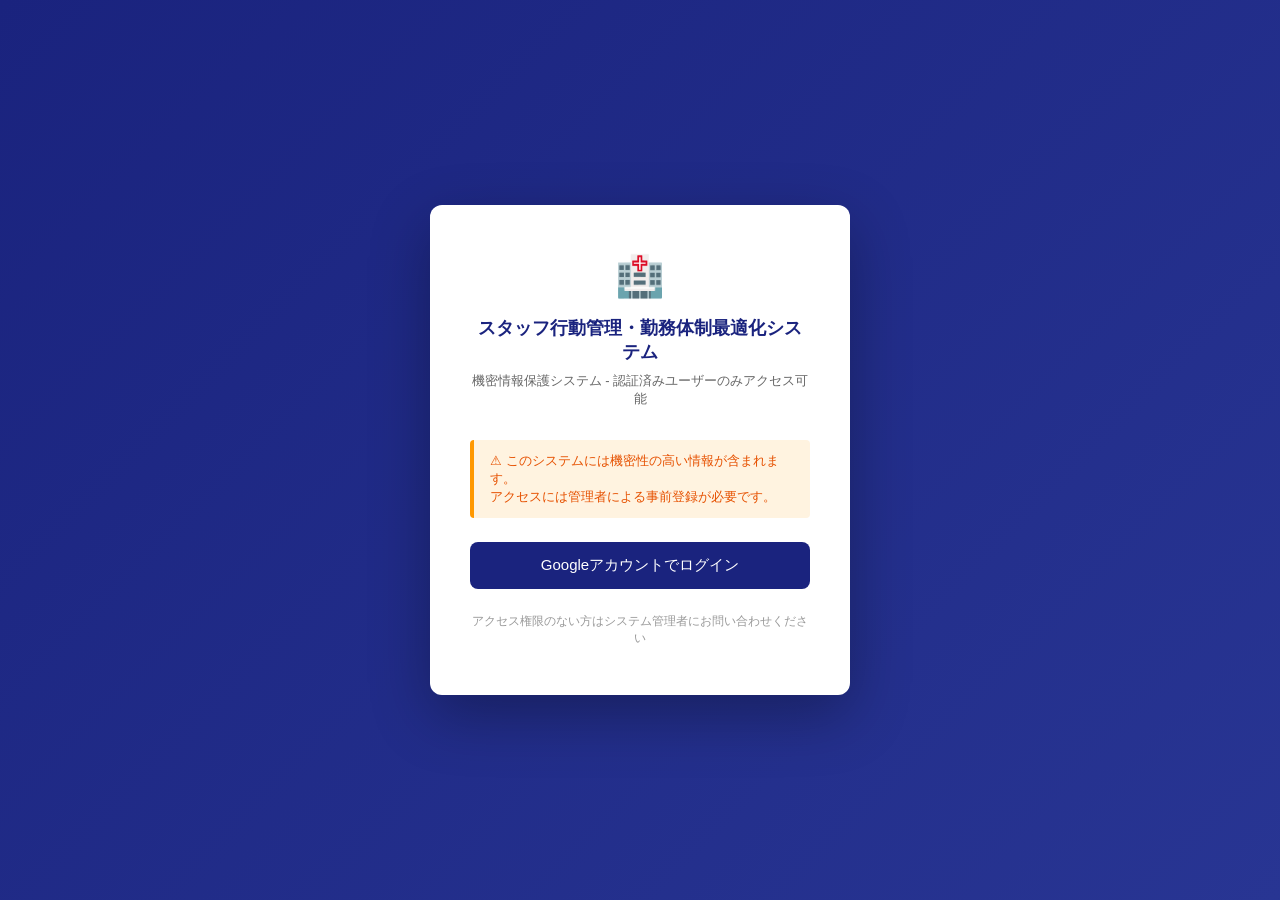
<file: gas/login.html>
<!DOCTYPE html>
<html lang="ja">
<head>
<meta charset="UTF-8">
<meta name="viewport" content="width=device-width, initial-scale=1">
<title>ログイン - スタッフ行動管理システム</title>
<style>
  * { box-sizing: border-box; margin: 0; padding: 0; }
  body {
    font-family: 'Hiragino Kaku Gothic ProN', 'Meiryo', sans-serif;
    background: linear-gradient(135deg, #1a237e 0%, #283593 100%);
    min-height: 100vh;
    display: flex;
    align-items: center;
    justify-content: center;
  }
  .card {
    background: #fff;
    border-radius: 12px;
    padding: 48px 40px;
    width: 100%;
    max-width: 420px;
    box-shadow: 0 20px 60px rgba(0,0,0,0.3);
    text-align: center;
  }
  .logo { font-size: 40px; margin-bottom: 16px; }
  h1 { font-size: 18px; color: #1a237e; margin-bottom: 8px; }
  p { color: #666; font-size: 13px; margin-bottom: 32px; }
  .notice {
    background: #fff3e0;
    border-left: 4px solid #ff9800;
    padding: 12px 16px;
    border-radius: 4px;
    text-align: left;
    font-size: 13px;
    color: #e65100;
    margin-bottom: 24px;
  }
  .btn {
    display: block;
    width: 100%;
    padding: 14px;
    background: #1a237e;
    color: #fff;
    border: none;
    border-radius: 8px;
    font-size: 15px;
    cursor: pointer;
    text-decoration: none;
    transition: background 0.2s;
  }
  .btn:hover { background: #283593; }
  .footer { margin-top: 24px; font-size: 12px; color: #999; }
</style>
</head>
<body>
<div class="card">
  <div class="logo">🏥</div>
  <h1>スタッフ行動管理・勤務体制最適化システム</h1>
  <p>機密情報保護システム - 認証済みユーザーのみアクセス可能</p>
  <div class="notice">
    ⚠ このシステムには機密性の高い情報が含まれます。<br>
    アクセスには管理者による事前登録が必要です。
  </div>
  <a class="btn" href="<?= ScriptApp.getService().getUrl() ?>">
    Googleアカウントでログイン
  </a>
  <div class="footer">
    アクセス権限のない方はシステム管理者にお問い合わせください
  </div>
</div>
</body>
</html>
</file>
